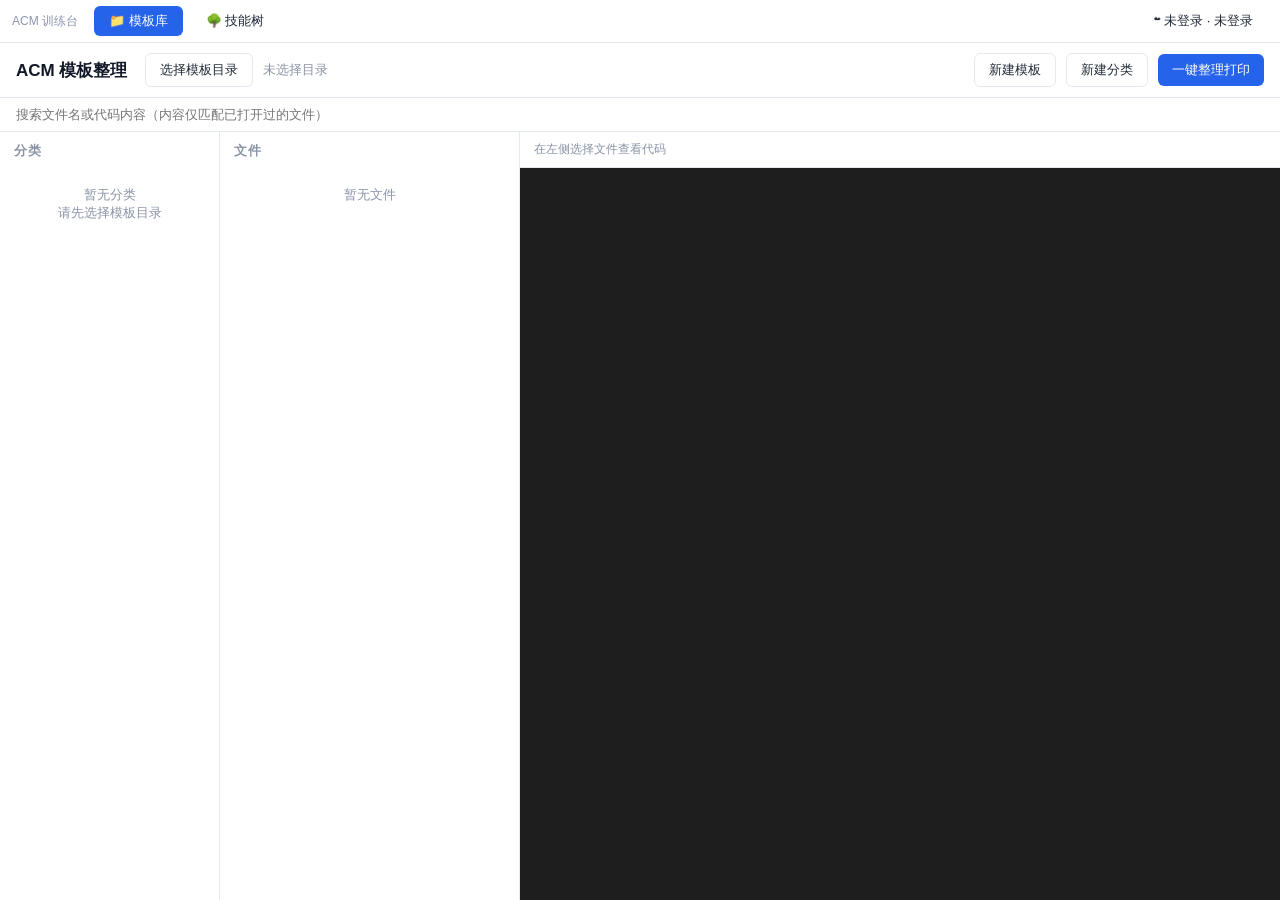
<file: index.html>
<!DOCTYPE html><html lang="zh-CN"><head><meta charset="utf-8"><meta name="viewport" content="width=device-width,initial-scale=1">
<title>ACM 模板整理与打印</title>
<link rel="stylesheet" href="css/app.css">
</head><body>
  <div id="switcher"><span class="st-title">ACM 训练台</span><button id="swTpl" class="sw-btn active">📁 模板库</button><button id="swTree" class="sw-btn">🌳 技能树</button><span id="swSpacer"></span><button id="syncBtn" class="sw-btn">☁ 未登录</button></div>
  <div id="viewTpl">
  <header id="topbar">
    <h1>ACM 模板整理</h1>
    <button id="btnPickDir" class="btn ghost">选择模板目录</button>
    <span id="dirLabel">未选择目录</span>
    <span id="fileCount"></span>
    <span class="spacer"></span>
    <button id="btnNew" class="btn ghost">新建模板</button>
    <button id="btnNewCat" class="btn ghost">新建分类</button>
    <button id="btnPrint" class="btn">一键整理打印</button>
  </header>
  <div id="degradedBar" class="hidden">当前浏览器不支持文件系统目录访问，已启用只读降级模式：可选择本地文件夹浏览，并导出打印视图 HTML。</div>
  <input type="text" id="searchBox" placeholder="搜索文件名或代码内容（内容仅匹配已打开过的文件）">
  <main>
    <aside id="categoryPanel"><h2>分类</h2><ul id="categoryList"></ul></aside>
    <section id="filePanel"><h2>文件</h2><ul id="fileList"></ul></section>
    <section id="previewPanel">
      <div id="previewMeta"></div>
      <pre id="codeView"><code></code></pre>
      <textarea id="editArea" class="hidden" spellcheck="false"></textarea>
    </section>
  </main>
  </div>
  <div id="viewTree" class="hidden"><iframe id="treeFrame" src="skilltree.html?v=8" title="技能树"></iframe></div>
  <input type="file" id="folderInput" webkitdirectory multiple hidden>
  <div id="modal" class="hidden"><div id="modalBox"><div id="modalBody"></div><div id="modalBtns"><button id="modalOk" class="btn">确定</button><button id="modalCancel" class="btn ghost">取消</button></div></div></div>
  <div id="toast"></div>
  <div id="printOverlay" class="hidden"><div id="printBar"><span>打印预览</span><span style="flex:1"></span><button id="printDo" class="btn">打印 / 另存 PDF</button><button id="printClose" class="btn ghost">关闭</button></div><iframe id="printFrame"></iframe></div>
<script src="js/app.js"></script>
<script src="js/sync-config.js"></script>
<script src="js/sync.js"></script>
</body></html>
</file>
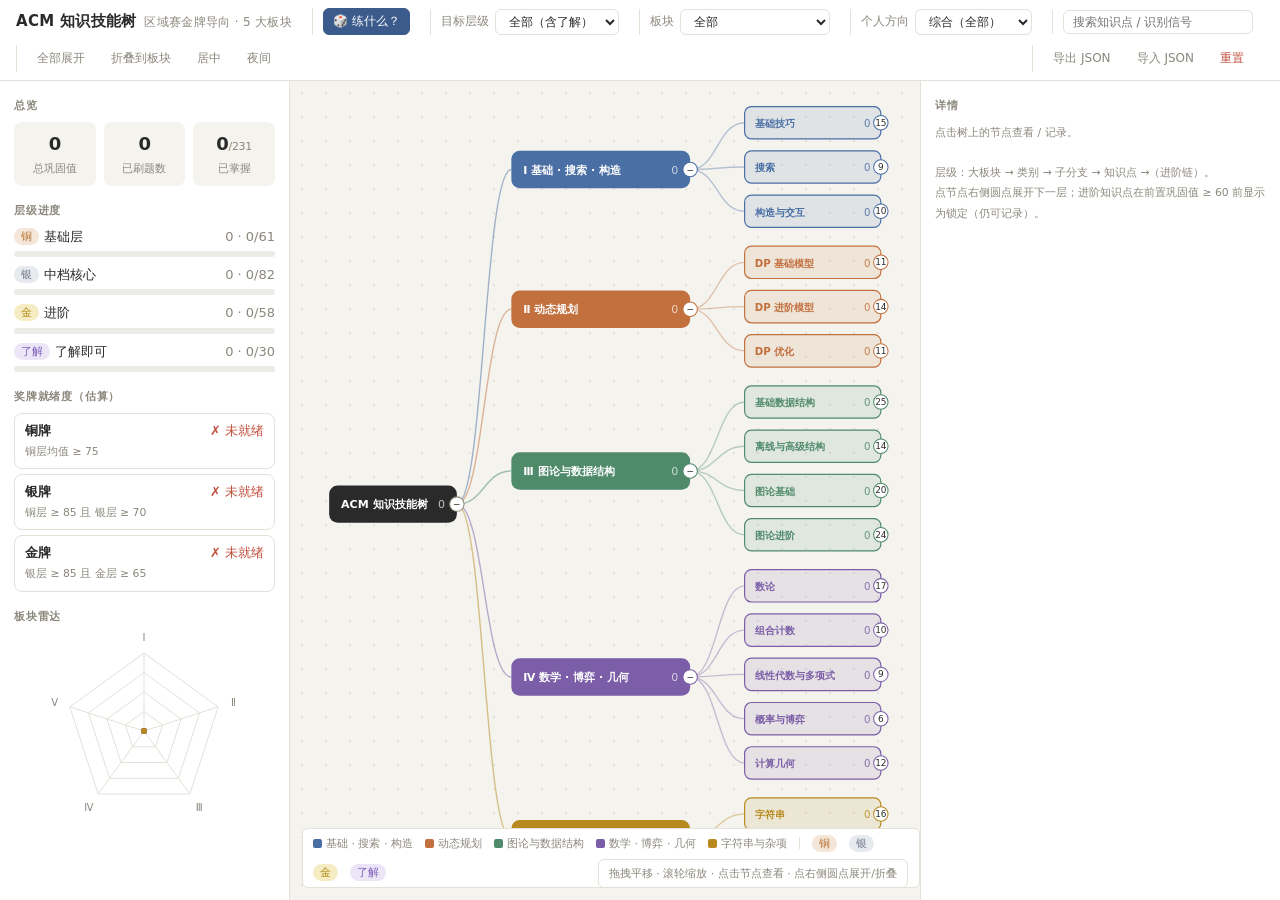
<file: skilltree.html>
<!DOCTYPE html>
<html lang="zh">
<head>
<meta charset="utf-8">
<meta name="viewport" content="width=device-width,initial-scale=1">
<title>ACM 知识技能树</title>
<link rel="stylesheet" href="css/tree.css">
</head>
<body>
<header>
  <h1>ACM 知识技能树<small>区域赛金牌导向 · 5 大板块</small></h1>
  <div class="grp"><button id="pickBtn" class="pri" title="不知道练什么？智能抽取几个知识点">🎲 练什么？</button></div>
  <div class="grp"><label>目标层级</label><select id="tierSel"><option value="1">铜牌层</option><option value="2">银牌层</option><option value="3">金牌层</option><option value="4" selected>全部（含了解）</option></select></div>
  <div class="grp"><label>板块</label><select id="blockSel"><option value="all">全部</option></select></div>
  <div class="grp"><label>个人方向</label><select id="dirSel" title="与练什么共用个人方向，随账号同步"><option value="all">综合（全部）</option><option value="g">图论 / DS 手</option><option value="m">数学手</option><option value="d">DP / 字符串手</option></select></div>
  <div class="grp"><input id="search" placeholder="搜索知识点 / 识别信号" style="width:190px"></div>
  <div class="grp"><button id="expandAll" class="ghost">全部展开</button><button id="collapseAll" class="ghost">折叠到板块</button><button id="fit" class="ghost">居中</button><button id="themeBtn" class="ghost" title="切换夜间/日间模式">夜间</button></div>
  <span style="flex:1"></span>
  <div class="grp"><button id="exportBtn" class="ghost">导出 JSON</button><button id="importBtn" class="ghost">导入 JSON</button><input type="file" id="importFile" accept=".json" hidden><button id="resetBtn" class="ghost danger">重置</button></div>
</header>
<main>
  <aside id="left"></aside>
  <section id="tree">
    <svg id="svg"><g id="vp"></g></svg>
    <div id="legend"></div>
    <div id="help">拖拽平移 · 滚轮缩放 · 点击节点查看 · 点右侧圆点展开/折叠</div>
  </section>
  <aside id="right"></aside>
</main>
<div class="toast" id="toast"></div>

<script src="js/tree.js"></script>
</body>
</html>
</file>
<file: css/app.css>
/* ========== 屏幕 UI 样式 ========== */
:root{--bg:#f4f6fa;--panel:#fff;--line:#e4e9f0;--pri:#2563eb;--pri-d:#1d4ed8;--txt:#1f2937;--dim:#8a94a6;--danger:#dc2626}
*{box-sizing:border-box}
html,body{height:100%}
body{margin:0;font-family:"Segoe UI","Microsoft YaHei",sans-serif;background:var(--bg);color:var(--txt);display:flex;flex-direction:column;overflow:hidden}
button{font-family:inherit}
#topbar{display:flex;align-items:center;gap:10px;padding:10px 16px;background:var(--panel);border-bottom:1px solid var(--line);flex-wrap:wrap}
#topbar h1{font-size:17px;margin:0 8px 0 0;color:#111827}
#topbar .spacer{flex:1}
#dirLabel{color:var(--dim);font-size:13px;max-width:220px;overflow:hidden;text-overflow:ellipsis;white-space:nowrap}
#fileCount{color:var(--dim);font-size:13px}
.btn{background:var(--pri);color:#fff;border:0;border-radius:6px;padding:7px 14px;font-size:13px;cursor:pointer}
.btn:hover{background:var(--pri-d)}
.btn.ghost{background:#fff;color:var(--txt);border:1px solid var(--line)}
.btn.ghost:hover{border-color:var(--pri);color:var(--pri)}
.btn:disabled{opacity:.5;cursor:not-allowed}
.mini{background:#fff;border:1px solid var(--line);border-radius:5px;padding:3px 10px;font-size:12px;color:var(--txt);cursor:pointer}
.mini:hover{border-color:var(--pri);color:var(--pri)}
.mini.pri{background:var(--pri);border-color:var(--pri);color:#fff}
.mini.pri:hover{background:var(--pri-d)}
.mini.danger{color:var(--danger)}
.mini.danger:hover{border-color:var(--danger);color:var(--danger)}
#degradedBar{background:#fef3c7;color:#92400e;padding:7px 16px;font-size:13px;border-bottom:1px solid #fde68a}
#searchBox{width:100%;padding:9px 16px;border:0;border-bottom:1px solid var(--line);outline:0;font-size:13px;background:#fff}
main{flex:1;display:grid;grid-template-columns:220px 300px 1fr;min-height:0}
#categoryPanel,#filePanel{background:var(--panel);border-right:1px solid var(--line);display:flex;flex-direction:column;min-height:0}
#categoryPanel h2,#filePanel h2{font-size:13px;color:var(--dim);margin:0;padding:10px 14px 6px;font-weight:600;letter-spacing:1px}
#categoryList,#fileList{list-style:none;margin:0;padding:6px;overflow:auto;flex:1}
#categoryList li.cat,#fileList li.fitem{display:flex;align-items:center;gap:8px;padding:7px 9px;border-radius:6px;cursor:pointer;font-size:13px;margin-bottom:2px}
#categoryList li.cat:hover,#fileList li.fitem:hover{background:#eef2f8}
#categoryList li.cat.active,#fileList li.fitem.active{background:#e3ecfd;color:var(--pri-d);font-weight:600}
#categoryList li.drag{outline:2px dashed var(--pri);outline-offset:-2px}
.cat-name{flex:1;overflow:hidden;text-overflow:ellipsis;white-space:nowrap}
.cat-n{color:var(--dim);font-size:12px;background:#f1f4f9;border-radius:9px;padding:1px 7px}
li.cat.active .cat-n{background:#d3e1fc;color:var(--pri-d)}
#filePanel.drag{outline:2px dashed var(--pri);outline-offset:-4px}
.fitem .ficon{flex:none;font-size:10px;color:var(--pri);background:#e8effd;border-radius:4px;padding:2px 5px;font-weight:700;text-transform:uppercase;min-width:34px;text-align:center}
.fitem .fname{flex:1;overflow:hidden;text-overflow:ellipsis;white-space:nowrap}
.fitem .fcat{color:var(--dim);font-size:11px}
li.empty{color:var(--dim);font-size:13px;padding:14px;text-align:center}
#previewPanel{display:flex;flex-direction:column;min-width:0;min-height:0}
#previewMeta{display:flex;align-items:center;gap:12px;padding:9px 14px;background:var(--panel);border-bottom:1px solid var(--line);flex-wrap:wrap}
#previewMeta .mname{font-size:14px}
#previewMeta .dim{color:var(--dim);font-size:12px}
#previewMeta .mbtns{margin-left:auto;display:flex;gap:6px}
#codeView{flex:1;overflow:auto;margin:0;background:#1e1e1e;color:#d4d4d4;tab-size:4;font-family:Consolas,"Courier New",monospace;font-size:13.5px;line-height:1.6}
#codeView code{display:block;padding:14px 18px;counter-reset:ln;min-width:max-content;font-family:inherit}
#codeView code .ln{counter-increment:ln;min-height:1.6em}
#codeView code .ln::before{content:counter(ln);display:inline-block;width:3em;text-align:right;border-right:1px solid #33363c;padding-right:.8em;margin-right:1.4em;color:#5a6472;user-select:none}
#codeView .ln:hover{background:#26292e}
#codeView::-webkit-scrollbar{width:10px;height:10px}
#codeView::-webkit-scrollbar-thumb{background:#3b4048;border-radius:5px}
#codeView::-webkit-scrollbar-track{background:transparent}
#editArea{flex:1;border:0;outline:0;resize:none;padding:12px 16px;font-family:Consolas,"Courier New",monospace;font-size:13.5px;line-height:1.6;tab-size:4;background:#fffdf5}
#codeView .tok-cmt{color:#6a9955}
#codeView .tok-str{color:#ce9178}
#codeView .tok-pre{color:#c586c0}
#codeView .tok-num{color:#b5cea8}
#codeView .tok-kw{color:#569cd6}
body.theme-light #codeView{background:#fafbfc;color:#24292f}
body.theme-light #codeView .ln::before{color:#9aa4b0;border-color:#e4e9f0}
body.theme-light #codeView .ln:hover{background:#f0f3f7}
body.theme-light #codeView .tok-cmt{color:#6e7781}
body.theme-light #codeView .tok-str{color:#0a3069}
body.theme-light #codeView .tok-pre{color:#8250df}
body.theme-light #codeView .tok-num{color:#0550ae}
body.theme-light #codeView .tok-kw{color:#cf222e}
body.theme-light #codeView::-webkit-scrollbar-thumb{background:#c6ccd6}
#modal{position:fixed;inset:0;background:rgba(15,23,42,.45);display:flex;align-items:center;justify-content:center;z-index:50}
#modalBox{background:#fff;border-radius:10px;padding:20px 22px;min-width:320px;max-width:520px;max-height:80vh;overflow:auto;box-shadow:0 12px 40px rgba(15,23,42,.25)}
#modalBox.wide{width:min(780px,94vw)}
#tplCode{width:100%;min-height:260px;border:1px solid var(--line);border-radius:6px;padding:7px 10px;font-size:13px;outline:0;resize:vertical;font-family:Consolas,"Courier New",monospace;margin-top:6px}
#tplCode:focus{border-color:var(--pri)}
#tplFileRow{margin-top:8px;display:flex;gap:8px;align-items:center}
#modalBody h3{margin:0 0 12px;font-size:16px}
#modalBody label{display:flex;align-items:center;gap:8px;margin:9px 0;font-size:13px}
#modalBody label input[type=text],#modalBody label input:not([type]),#modalBody label select{flex:1;border:1px solid var(--line);border-radius:6px;padding:7px 10px;font-size:13px;outline:0}
#modalBody label input:focus,#modalBody label select:focus{border-color:var(--pri)}
#modalBody label.opt,#modalBody label.chk{justify-content:flex-start}
#modalBody .dim{color:var(--dim);font-size:12px}
#modalBtns{display:flex;justify-content:flex-end;gap:8px;margin-top:16px}
#toast{position:fixed;left:50%;bottom:28px;transform:translateX(-50%) translateY(16px);opacity:0;transition:.25s;background:#111827;color:#fff;padding:9px 18px;border-radius:8px;font-size:13px;pointer-events:none;z-index:99;max-width:80vw}
#toast.show{opacity:1;transform:translateX(-50%)}
#toast.err{background:var(--danger)}
.hidden{display:none!important}
body.degraded #btnNew,body.degraded #btnNewCat{display:none}
/* 拖拽排序视觉标记 */
.cat-insert{outline:2px dashed var(--pri);outline-offset:-2px}
.fitem.drop-before{box-shadow:0 -2px 0 0 var(--pri)}
.fitem.drop-after{box-shadow:0 2px 0 0 var(--pri)}
@media (max-width:900px){main{grid-template-columns:160px 220px 1fr}}
#switcher{display:flex;align-items:center;gap:8px;padding:6px 12px;background:#fff;border-bottom:1px solid #e4e9f0;flex-shrink:0}
#switcher .st-title{color:#8a94ad;font-size:12px;margin-right:8px}
.sw-btn{background:transparent;color:#1f2937;border:1px solid transparent;border-radius:6px;padding:5px 14px;font-size:13px;cursor:pointer}
.sw-btn:hover{border-color:#2563eb;color:#2563eb}
.sw-btn.active{background:#2563eb;color:#fff}
#viewTpl{flex:1;display:flex;flex-direction:column;min-height:0}
#viewTree{flex:1;min-height:0}
#treeFrame{width:100%;height:100%;border:0;display:block}
#printOverlay{position:fixed;inset:0;z-index:300;background:#3a4356;display:flex;flex-direction:column}
#printBar{display:flex;align-items:center;gap:10px;padding:8px 14px;background:#1f2937;color:#e5e7eb;font-size:13px;flex-shrink:0}
#printFrame{flex:1;width:100%;border:0;background:#fff}
/* ========== 账号同步 ========== */
#swSpacer{flex:1}
.sw-btn.sync-ok{color:#166534;border-color:#86efac;background:#f0fdf4}
.sw-btn.sync-bad{color:var(--danger);border-color:#fecaca;background:#fef2f2}
.sync-mask{position:fixed;inset:0;background:rgba(15,23,42,.45);display:flex;align-items:center;justify-content:center;z-index:60}
.sync-box{background:#fff;border-radius:10px;padding:20px 22px;width:min(520px,94vw);max-height:84vh;overflow:auto;box-shadow:0 12px 40px rgba(15,23,42,.25)}
.sync-box h3{margin:0 0 12px;font-size:16px}
.sync-field{display:flex;flex-direction:column;gap:4px;font-size:12px;color:var(--dim);margin:8px 0}
.sync-field input{border:1px solid var(--line);border-radius:6px;padding:7px 10px;font-size:13px;outline:0;font-family:inherit}
.sync-field input:focus{border-color:var(--pri)}
.sync-status{font-size:12px;color:var(--dim);margin:8px 0}
.sync-hint{font-size:11px;color:var(--dim);margin-top:10px;line-height:1.6}
.sync-btns{display:flex;gap:8px;justify-content:flex-end;margin-top:12px}
.sync-btns button{border:1px solid var(--line);background:#fff;border-radius:6px;padding:6px 14px;font-size:13px;cursor:pointer;color:var(--txt)}
.sync-btns button.pri{background:var(--pri);border-color:var(--pri);color:#fff}
.sync-who{font-size:13px;margin-bottom:10px;display:flex;align-items:center;gap:8px}
.sync-label{font-size:11px;color:var(--dim);letter-spacing:.5px;margin:10px 0 4px}
.sync-spaces{display:flex;flex-direction:column;gap:4px}
.sync-space{font-size:13px;display:flex;align-items:center;gap:6px;padding:5px 8px;border:1px solid var(--line);border-radius:6px;cursor:pointer}
.sync-space:hover{border-color:var(--pri)}
.sync-team{display:flex;gap:6px;margin-top:10px;flex-wrap:wrap}
.sync-team input{flex:1;min-width:110px;border:1px solid var(--line);border-radius:6px;padding:6px 8px;font-size:12px;outline:0;font-family:inherit}
</file>
<file: css/tree.css>
:root{
  --bg:#f4f3ee;--panel:#ffffff;--line:#e4e1d9;--line2:#efede6;--txt:#2a2a2a;--sub:#8b877c;--acc:#3b5b8c;--acc-d:#2f4a73;
  --b1:#4a6fa5;--b2:#c2703e;--b3:#4f8a6b;--b4:#7b5ea7;--b5:#b7891f;
  --t1:#b87333;--t1bg:#f4e6d8;--t2:#6f7a8b;--t2bg:#e7eaef;--t3:#b08a12;--t3bg:#f6ecc4;--t4:#7c5fb8;--t4bg:#ece5f7;
  --ok:#3f8a5c;--no:#c2503e;--card:#fff;--hover:#f7f6f2;--bar:#ecebe5;
}
body.dark{
  --bg:#1a1c20;--panel:#22252a;--line:#33373e;--line2:#2b2f35;--txt:#e6e4de;--sub:#9a9891;--acc:#8fb0e0;--acc-d:#a9c3ea;
  --b1:#7d9fd0;--b2:#de956a;--b3:#79b394;--b4:#a98bd2;--b5:#d4aa4a;
  --t1:#e0a06a;--t1bg:#3d2e22;--t2:#aab3c2;--t2bg:#2f343c;--t3:#e0c05a;--t3bg:#3d3620;--t4:#b9a0e6;--t4bg:#312a44;
  --ok:#7fc79a;--no:#e88b7c;--card:#262a30;--hover:#2b3037;--bar:#33373e;
}
*{box-sizing:border-box}
html,body{height:100%}
body{margin:0;background:var(--bg);color:var(--txt);font:13px/1.55 -apple-system,"PingFang SC","Segoe UI","Microsoft YaHei",system-ui,sans-serif;display:flex;flex-direction:column;overflow:hidden;font-variant-numeric:tabular-nums}
header{display:flex;align-items:center;gap:10px;padding:8px 16px;border-bottom:1px solid var(--line);background:var(--panel);flex-wrap:wrap}
header h1{font-size:15px;font-weight:600;margin:0 10px 0 0;letter-spacing:.3px;white-space:nowrap}
header h1 small{font-weight:400;color:var(--sub);margin-left:8px;font-size:12px}
.grp{display:flex;align-items:center;gap:6px;padding:0 10px;border-left:1px solid var(--line)}
.grp label{color:var(--sub);font-size:12px;white-space:nowrap}
button,select,input,textarea{background:var(--panel);color:var(--txt);border:1px solid var(--line);border-radius:6px;padding:4px 9px;font-size:12px;font-family:inherit}
button{cursor:pointer;transition:border-color .15s,background .15s}
button:hover{border-color:var(--acc);background:var(--hover)}
button.pri{background:var(--acc);border-color:var(--acc);color:#fff}
button.pri:hover{background:var(--acc-d);border-color:var(--acc-d)}
button.ghost{border-color:transparent;color:var(--sub)}
button.ghost:hover{color:var(--txt);border-color:var(--line)}
button.danger{color:var(--no)}
main{flex:1;display:flex;min-height:0}
aside{width:290px;background:var(--panel);border-right:1px solid var(--line);overflow-y:auto;padding:12px 14px;flex-shrink:0}
#right{border-right:none;border-left:1px solid var(--line);width:360px}
#tree{flex:1;position:relative;overflow:hidden;background-color:var(--bg);background-image:radial-gradient(var(--line) 1px,transparent 1px);background-size:24px 24px}
svg{width:100%;height:100%;cursor:grab;display:block}svg:active{cursor:grabbing}
h3{font-size:11px;color:var(--sub);margin:16px 0 8px;text-transform:uppercase;letter-spacing:.8px;font-weight:600}
h3:first-child{margin-top:4px}
.bar{height:6px;background:var(--bar);border-radius:3px;overflow:hidden;margin:4px 0 8px}
.bar>i{display:block;height:100%;border-radius:3px;background:var(--acc)}
.row{display:flex;justify-content:space-between;align-items:center;gap:6px}
.card{background:var(--card);border:1px solid var(--line);border-radius:8px;padding:8px 10px;margin:6px 0;cursor:pointer;transition:border-color .15s,background .15s}
.card:hover{border-color:var(--acc);background:var(--hover)}
.card small{color:var(--sub)}
.tag{display:inline-block;padding:0 7px;border-radius:9px;font-size:11px;margin-right:5px;line-height:17px;vertical-align:1px}
.t1{background:var(--t1bg);color:var(--t1)}.t2{background:var(--t2bg);color:var(--t2)}.t3{background:var(--t3bg);color:var(--t3)}.t4{background:var(--t4bg);color:var(--t4)}
.t0{background:var(--line2);color:var(--sub)}
.dir{background:var(--line2);color:var(--sub)}
.lock{color:var(--no);font-size:12px;margin:6px 0}
.kv{display:grid;grid-template-columns:auto 1fr;gap:3px 12px;font-size:12px;align-items:baseline}
.kv b{color:var(--sub);font-weight:normal}
.stat{display:grid;grid-template-columns:repeat(3,1fr);gap:8px;margin:4px 0 6px}
.stat div{background:var(--bg);border-radius:8px;padding:8px 6px;text-align:center}
.stat b{display:block;font-size:18px;font-weight:600;letter-spacing:-.3px}
.stat span{font-size:11px;color:var(--sub)}
textarea{width:100%;min-height:56px;resize:vertical}
.log{display:flex;justify-content:space-between;align-items:center;padding:4px 0;border-bottom:1px dashed var(--line);font-size:12px;gap:6px}
.log button{padding:0 6px;font-size:11px}
.sig{background:var(--bg);border-left:3px solid var(--acc);padding:6px 10px;border-radius:0 6px 6px 0;margin:4px 0;font-size:12px}
.medal{padding:7px 10px;border-radius:8px;margin:5px 0;background:var(--card);border:1px solid var(--line)}
.ok{color:var(--ok)}.no{color:var(--no)}
#help{position:absolute;right:12px;bottom:12px;background:var(--panel);border:1px solid var(--line);padding:5px 10px;border-radius:6px;font-size:11px;color:var(--sub)}
#legend{position:absolute;left:12px;bottom:12px;background:var(--panel);border:1px solid var(--line);padding:6px 10px;border-radius:6px;font-size:11px;color:var(--sub);display:flex;gap:12px;align-items:center;flex-wrap:wrap}
#legend i{display:inline-block;width:9px;height:9px;border-radius:2px;margin-right:4px;vertical-align:-1px}
#legend .tag{margin:0}
.form{display:grid;grid-template-columns:1fr 1fr;gap:6px;margin:6px 0}
.form input,.form select{width:100%}
.form label{font-size:12px;color:var(--sub);display:flex;flex-direction:column;gap:3px}
.crumb{font-size:11px;color:var(--sub);margin-bottom:4px}
.crumb span{cursor:pointer}.crumb span:hover{color:var(--txt);text-decoration:underline}
.crumb em{font-style:normal;margin:0 4px}
.score{font-size:30px;font-weight:600;letter-spacing:-1px;line-height:1.1;margin-top:8px}
.score small{font-size:12px;color:var(--sub);font-weight:400;letter-spacing:0;margin-left:6px}
.pr{padding:3px 0 3px 12px;position:relative;font-size:12px}
.pr:before{content:"";position:absolute;left:0;top:11px;width:5px;height:5px;border-radius:50%;background:var(--sub)}
.blocklist .row{padding:4px 0;cursor:pointer;border-radius:6px}
.blocklist .row:hover{background:var(--hover)}
.dot{display:inline-block;width:9px;height:9px;border-radius:50%;margin-right:7px;vertical-align:-1px}
.mini{padding:1px 7px;font-size:11px}
.tpl-picker{position:fixed;inset:0;background:rgba(20,20,20,.45);display:flex;align-items:center;justify-content:center;z-index:99}
.tpl-picker-box{background:var(--panel);border:1px solid var(--line);color:var(--txt);border-radius:12px;padding:16px 18px;width:min(480px,92vw);max-height:70vh;overflow:auto}
.tpl-picker-box h3{margin:0 0 10px}
.tpl-pick-item{padding:6px 8px;border-radius:6px;cursor:pointer;font-size:12px;margin:3px 0;border:1px solid transparent}
.tpl-pick-item:hover{background:var(--hover);border-color:var(--acc)}
.tpl-picker-box .pri{margin-top:10px}
.toast{position:fixed;left:50%;bottom:24px;transform:translateX(-50%);background:var(--txt);color:var(--bg);padding:8px 14px;border-radius:8px;font-size:12px;opacity:0;transition:opacity .3s;pointer-events:none;z-index:100}
.toast.show{opacity:.95}
/* svg */
.link{fill:none;stroke-width:1.6}
.node{cursor:pointer}
.node text{pointer-events:none;font-size:12px;fill:var(--txt)}
.node .leafcard{fill:var(--card);stroke:var(--line);stroke-width:1.2;transition:stroke .15s}
.node:hover .leafcard{stroke:var(--sub)}
.node.sel .leafcard{stroke:var(--txt);stroke-width:2}
.node.hit .leafcard{stroke:var(--acc);stroke-width:2}
.node.locked .leafcard{stroke-dasharray:4 3}
.node.locked text{fill:var(--sub)}
.node .pb{fill:var(--bar)}
.node .blk text{fill:#fff;font-size:13px;font-weight:600}
.node .cat rect{stroke-width:1.4}
.node .cat text{font-weight:600}
.node .sub rect{fill:var(--card);stroke-width:1.2}
.node.sel .cat rect,.node.sel .sub rect,.node.sel .blk rect{stroke:var(--txt);stroke-width:2}
.tog{cursor:pointer}
.tog circle{fill:var(--panel);stroke-width:1.2}
.tog text{fill:var(--txt);font-size:10.5px;pointer-events:none}
.tierpill text{font-size:9.5px;font-weight:600}
/* 练什么（智能抽取） */
.pick-mask{position:fixed;inset:0;background:rgba(20,20,20,.45);display:flex;align-items:center;justify-content:center;z-index:120}
.pick-box{background:var(--panel);border:1px solid var(--line);color:var(--txt);border-radius:12px;padding:16px 18px;width:min(560px,94vw);max-height:76vh;overflow:auto}
.pick-box h3{font-size:15px;font-weight:600;margin:0 0 4px;text-transform:none;letter-spacing:0;color:var(--txt)}
.pick-tip{color:var(--sub);font-size:12px;margin:0 0 10px}
.pick-count{display:flex;align-items:center;flex-wrap:wrap;gap:6px;margin:0 0 10px;font-size:12px;color:var(--sub)}
.pick-directions{margin-top:10px}
.pick-list{display:flex;flex-direction:column;gap:8px}
.pick-card{background:var(--card);border:1px solid var(--line);border-radius:8px;padding:9px 11px;cursor:pointer;transition:border-color .15s,background .15s}
.pick-card:hover{border-color:var(--acc);background:var(--hover)}
.pick-head{display:flex;align-items:center;gap:2px;font-size:13px}
.pick-head b{font-weight:600}
.pick-score{margin-left:auto;font-weight:600;font-size:13px}
.pick-sub{color:var(--sub);font-size:11px;margin:3px 0 5px}
.pick-chips{display:flex;gap:5px;flex-wrap:wrap;margin-bottom:5px}
.pick-chip{background:var(--line2);color:var(--sub);border-radius:9px;padding:0 8px;font-size:11px;line-height:17px}
.pick-desc{font-size:12px;opacity:.85;display:-webkit-box;-webkit-line-clamp:2;-webkit-box-orient:vertical;overflow:hidden}
.pick-empty{color:var(--sub);font-size:12px;text-align:center;padding:14px 0}
.pick-note{color:var(--sub);font-size:11px;margin:6px 0 0}
.pick-btns{display:flex;justify-content:flex-end;gap:8px;margin-top:12px}
</file>
